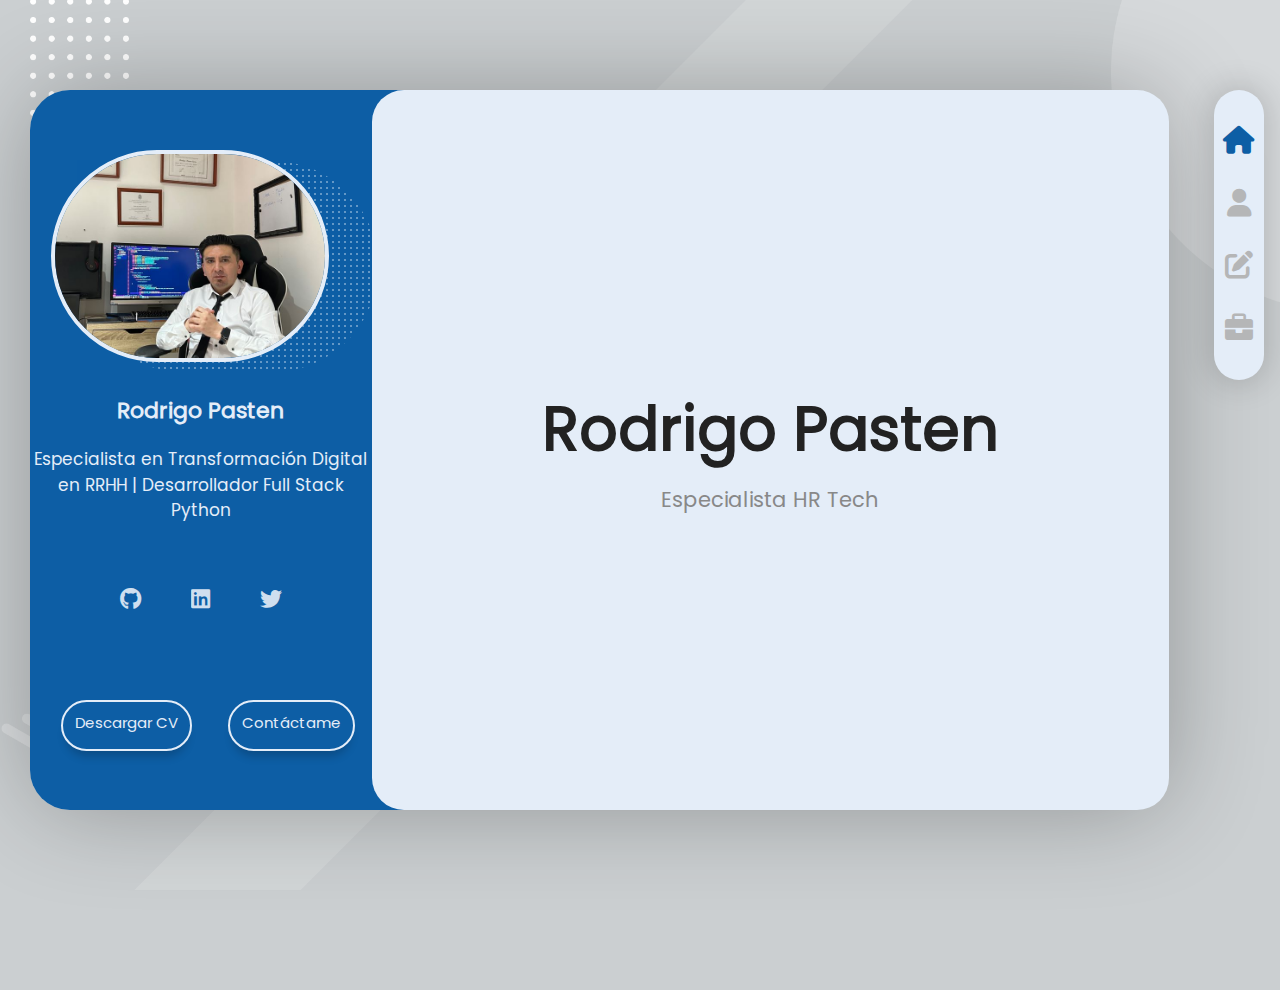
<file: index.html>
<!DOCTYPE html>
<html lang="es">

<head>
    <meta charset="UTF-8">
    <meta name="viewport" content="width=device-width, initial-scale=1, maximum-scale=1">
    <link rel="stylesheet" href="assets\fonts\fontawesome-free-6.1.2-web\css\all.min.css">
    <link rel="stylesheet" href="assets/fonts/poppins/poppins.css">
    <link rel="stylesheet" href="assets\css\reset.css">
    <link rel="stylesheet" href="assets\css\scroll.css">
    <link rel="stylesheet" href="assets\css\style.css">
    <link rel="stylesheet" href="assets\css\responsive.css">

    <script src="assets/js/menu.js" defer></script>
    <link rel="icon" type="image/jpg" href="assets\img\logo rp.png" />
    <title>Rodrigo Pasten </title>
</head>

<body>
    <!--Layout  principal-->

    <div class="layout">
        <!-- Barra lateral (info usuario)-->
        <aside class="layout__aside">

            <section class="aside__user-info">

                <!--Informacion general usuario-->
                <div class="user-info__general">
                    <div class="user-info__container-image">
                        <img src="assets\img\User_RP.jpg" class="user-info__image" alt="Foto-perfil">
                    </div>

                    <h2 class="user-info__name">Rodrigo Pasten</h2>
                    <h4 class="user-info__job">Especialista en Transformación Digital en RRHH | Desarrollador Full Stack
                        Python</h4>
                </div>

                <!--Menú de navegación-->
                <nav class="layout__menu">
                    <ul class="menu__list">

                        <li class="menu__option">
                            <a href="index.html" class="menu__link menu__link--active">
                                <i class="menu__icon fa-solid fa-house"></i>
                                <span class="menu__overlay">Inicio</span>
                            </a>
                        </li>

                        <li class="menu__option">
                            <a href="sobre-mi.html" class="menu__link">
                                <i class="menu__icon fa-solid fa-user"></i>
                                <span class="menu__overlay">Acerca de mí</span>
                            </a>
                        </li>

                        <li class="menu__option">
                            <a href="curriculum.html" class="menu__link">
                                <i class="menu__icon fa-solid fa-pen-to-square"></i>
                                <span class="menu__overlay">Curriculum</span>
                            </a>
                        </li>

                        <li class="menu__option">
                            <a href="portafolio.html" class="menu__link">
                                <i class="menu__icon fa-solid fa-briefcase"></i>
                                <span class="menu__overlay">Portafolio</span>
                            </a>
                        </li>



                    </ul>
                </nav>

                <!--Links a redes sociales-->
                <div class="user-info__links">
                    <ul class="links__social">
                        <li class="social__option">
                            <a href="https://github.com/RodrigoPasten" class="social__link" target = "_blank">
                                <i class="social__icon fa-brands fa-github icon"></i>
                            </a>
                        </li>
                        <li class="social__option">
                            <a href="https://www.linkedin.com/in/rodrigopastenc/" target="_blank" class="social__link">
                                <i class="social__icon fa-brands fa-linkedin icon"></i>
                            </a>
                        </li>
                        <li class="social__option">
                            <a href="#" class="social__link">
                                <i class="social__icon fa-brands fa-twitter icon"></i>
                            </a>
                        </li>

                    </ul>

                </div>

                <!--Botónes-->
                <div class="botton_container">
                    <div class="user-info__button">
                        <a href="assets\document\CV interactivo Rodrigo Pasten.pdf" class="user-info__btn"
                            download>Descargar
                            CV</a>

                    </div>

                    <div class="user-info__button">
                        <a href="mailto:rodrigo.pasten.c@gmail.com" class="user-info__btn">Contáctame</a>

                    </div>
                </div>


            </section>

        </aside>

        <!--Menu responsive-->
        <div class="layout__menu-toggle">
            <i class="menu-toggle__icon fa-solid fa-bars"></i>
            <i class="menu-toggle__icon fa-solid fa-xmark"></i>
        </div>

        <!-- Contenido principal-->

        <main class="layout__content">
            <section class="content__page">
                <h1 class="page__name">Rodrigo Pasten</h1>
                <h2 class="page__job">Especialista HR Tech</h2>
            </section>

        </main>

    </div>



</body>

</html>
</file>
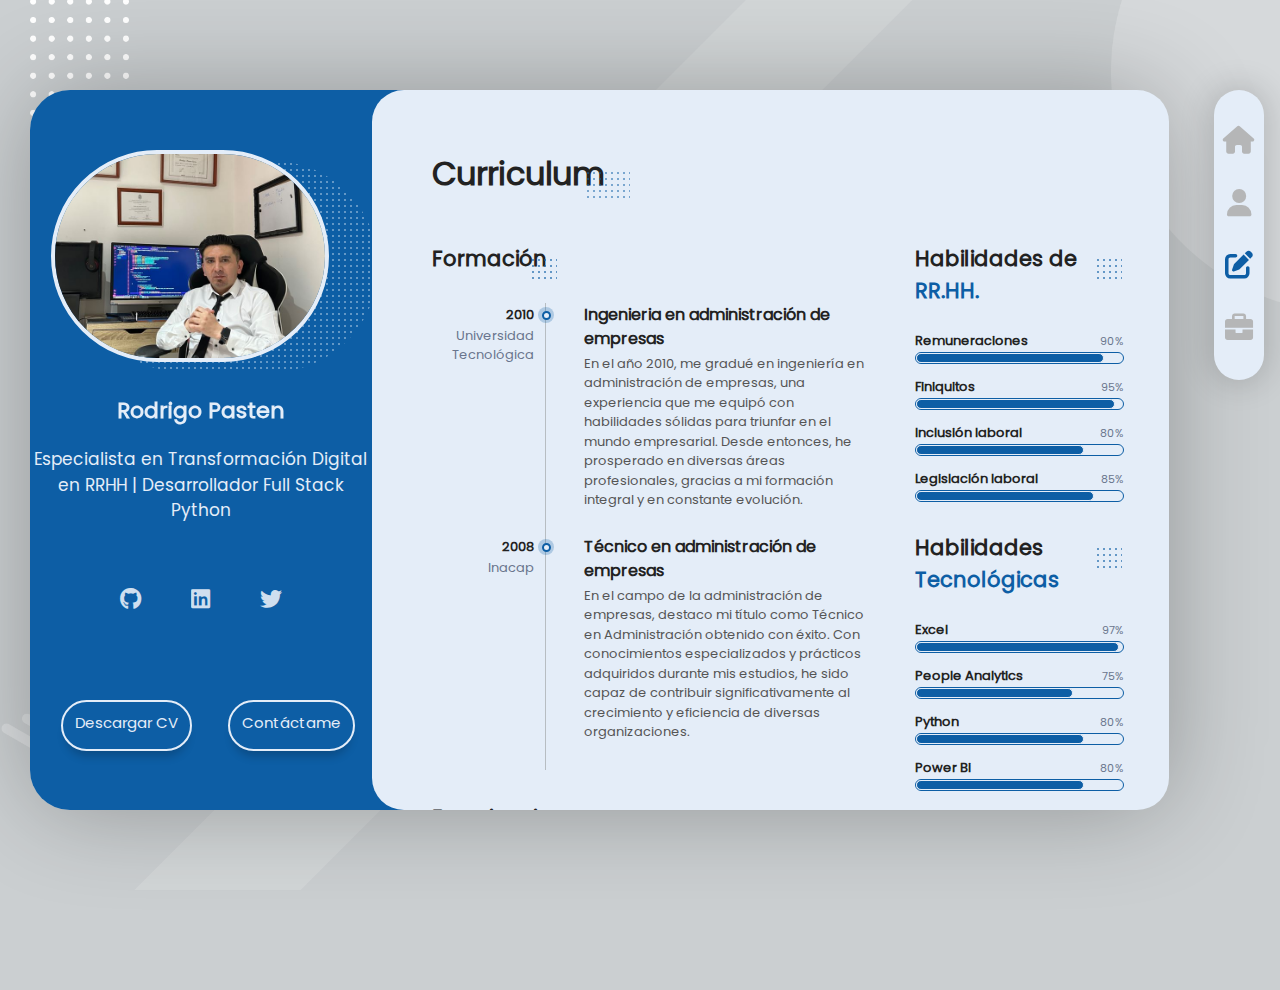
<file: curriculum.html>
<!DOCTYPE html>
<html lang="es">

<head>
    <meta charset="UTF-8">
    <meta name="viewport" content="width=device-width, initial-scale=1, maximum-scale=1">
    <link rel="stylesheet" href="assets\fonts\fontawesome-free-6.1.2-web\css\all.min.css">
    <link rel="stylesheet" href="assets\fonts\poppins\poppins.css">
    <link rel="stylesheet" href="assets\css\reset.css">
    <link rel="stylesheet" href="assets\css\scroll.css">
    <link rel="stylesheet" href="assets\css\style.css">
    <link rel="stylesheet" href="assets\css\responsive.css">

    <script src="assets/js/menu.js" defer></script>

    <link rel="icon" type="image/jpg" href="assets\img\logo rp.png" />
    <title>CV - Rodrigo Pasten </title>
</head>

<body>
    <!--Layout  principal-->

    <div class="layout">
        <!-- Barra lateral (info usuario)-->
        <aside class="layout__aside">

            <section class="aside__user-info">



                <!--Informacion general usuario-->
                <div class="user-info__general">
                    <div class="user-info__container-image">
                        <img src="assets\img\User_RP.jpg"  class="user-info__image" alt="Foto-perfil">
                    </div>

                    <h2 class="user-info__name">Rodrigo Pasten</h2>
                    <h4 class="user-info__job">Especialista en Transformación Digital en RRHH | Desarrollador Full Stack
                        Python</h4>
                </div>

                <!--Menú de navegación-->
                <nav class="layout__menu">
                    <ul class="menu__list">

                        <li class="menu__option">
                            <a href="index.html" class="menu__link">
                                <i class="menu__icon fa-solid fa-house"></i>
                                <span class="menu__overlay">Inicio</span>
                            </a>
                        </li>

                        <li class="menu__option">
                            <a href="sobre-mi.html" class="menu__link">
                                <i class="menu__icon fa-solid fa-user"></i>
                                <span class="menu__overlay">Acerca de mí</span>
                            </a>
                        </li>

                        <li class="menu__option">
                            <a href="curriculum.html" class="menu__link menu__link--active">
                                <i class="menu__icon fa-solid fa-pen-to-square"></i>
                                <span class="menu__overlay">Curriculum</span>
                            </a>
                        </li>

                        <li class="menu__option">
                            <a href="portafolio.html" class="menu__link">
                                <i class="menu__icon fa-solid fa-briefcase"></i>
                                <span class="menu__overlay">Portafolio</span>
                            </a>
                        </li>


                    </ul>
                </nav>

                <!--Links a redes sociales-->
                <div class="user-info__links">
                    <ul class="links__social">
                        <li class="social__option">
                            <a href="https://github.com/RodrigoPasten" class="social__link">
                                <i class="social__icon fa-brands fa-github icon"></i>
                            </a>
                        </li>
                        <li class="social__option">
                            <a href="https://www.linkedin.com/in/rodrigopastenc/" class="social__link">
                                <i class="social__icon fa-brands fa-linkedin icon"></i>
                            </a>
                        </li>
                        <li class="social__option">
                            <a href="#" class="social__link">
                                <i class="social__icon fa-brands fa-twitter icon"></i>
                            </a>
                        </li>

                    </ul>

                </div>

                <!--Botónes-->
                <div class="botton_container">
                    <div class="user-info__button">
                        <a href="assets\document\CV interactivo Rodrigo Pasten.pdf" class="user-info__btn"
                            download>Descargar
                            CV</a>

                    </div>

                    <div class="user-info__button">
                        <a href="mailto:rodrigo.pasten.c@gmail.com" class="user-info__btn">Contáctame</a>

                    </div>
                </div>


            </section>

        </aside>
        <div class="layout__menu-toggle">
            <i class="menu-toggle__icon fa-solid fa-bars"></i>
            <i class="menu-toggle__icon fa-solid fa-xmark"></i>
        </div>
        <!-- Contenido principal-->

        <main class="layout__content">
            <section class="content__page content__resume">

                <header class="resume__header">
                    <h1 class="resume__title">Curriculum</h1>

                </header>

                <div class="resume__container">

                    <!-- Contenido Izquierdo-->

                    <section class="resume__left">
                        <header class="resume__subheader">
                            <h2 class="resume__subtitle">Formación</h2>
                        </header>

                        <div class="resume__timelines">
                            <article class="timelines__timeline">
                                <header class="timelines__header">
                                    <h4 class="timelines__year">2010</h4>
                                    <span class="timelines__company">Universidad Tecnológica</span>
                                </header>

                                <div class="timelines__divider">


                                </div>
                                <div class="timelines__description">
                                    <h3 class="timelines__title">Ingenieria en administración de empresas</h3>
                                    <p class="timelines__text">En el año 2010, me gradué en ingeniería en administración
                                        de empresas, una experiencia que me equipó con habilidades sólidas para triunfar
                                        en el mundo empresarial. Desde entonces, he prosperado en diversas áreas
                                        profesionales, gracias a mi formación integral y en constante evolución.</p>
                                </div>
                            </article>

                            <article class="timelines__timeline">
                                <header class="timelines__header">
                                    <h4 class="timelines__year">2008</h4>
                                    <span class="timelines__company">Inacap</span>
                                </header>

                                <div class="timelines__divider">


                                </div>
                                <div class="timelines__description">
                                    <h3 class="timelines__title">Técnico en administración de empresas</h3>
                                    <p class="timelines__text">En el campo de la administración de empresas, destaco mi
                                        título como Técnico en Administración obtenido con éxito. Con conocimientos
                                        especializados y prácticos adquiridos durante mis estudios, he sido capaz de
                                        contribuir significativamente al crecimiento y eficiencia de diversas
                                        organizaciones. </p>
                                </div>
                            </article>
                        </div>

                        <header class="resume__subheader">
                            <h2 class="resume__subtitle">Experiencia</h2>
                        </header>
                        <div class="resume__timelines">
                            <article class="timelines__timeline">
                                <header class="timelines__header">
                                    <h4 class="timelines__year">2021-2022</h4>
                                    <span class="timelines__company">Empresa prestadora de servicios a la minería</span>
                                </header>

                                <div class="timelines__divider">


                                </div>
                                <div class="timelines__description">
                                    <h3 class="timelines__title">Jefe RR.HH.</h3>
                                    <p class="timelines__text">Innovador Jefe de RR.HH. especializado en auditorías
                                        laborales, remuneraciones y reclutamiento. Utilizo tecnología avanzada para
                                        optimizar procesos y mejorar la experiencia de los colaboradores. Enfoque humano
                                        y resultados excepcionales.</p>
                                </div>
                            </article>

                            <article class="timelines__timeline">
                                <header class="timelines__header">
                                    <h4 class="timelines__year">2018-2021</h4>
                                    <span class="timelines__company">SGS</span>
                                </header>

                                <div class="timelines__divider">


                                </div>
                                <div class="timelines__description">
                                    <h3 class="timelines__title">Encargado RR.HH.</h3>
                                    <p class="timelines__text">Como Encargado de RRHH en Calama, lideré estratégicamente
                                        la gestión del talento humano para la gran minería. Brindé atención
                                        personalizada y resolutiva a los trabajadores, asegurando un ambiente de
                                        confianza y colaboración. Apoyé activamente auditorías laborales, cálculos
                                        precisos de remuneraciones y gestioné el proceso de desvinculación de manera
                                        empática y profesional. Garanticé el cumplimiento normativo en cada proceso,
                                        fortaleciendo la eficiencia operativa y el bienestar del equipo. Con enfoque
                                        estratégico, contribuí al crecimiento sostenible de la empresa y al desarrollo
                                        profesional de nuestros colaboradores.</p>
                                </div>
                            </article>

                            <article class="timelines__timeline">
                                <header class="timelines__header">
                                    <h4 class="timelines__year">2016-2017</h4>
                                    <span class="timelines__company">Nexxo</span>
                                </header>

                                <div class="timelines__divider">


                                </div>
                                <div class="timelines__description">
                                    <h3 class="timelines__title">Encargado RR.HH.</h3>
                                    <p class="timelines__text">Encargado de RRHH en Calama con enfoque en terreno para
                                        la gran minería. Trato cercano y directo con trabajadores, comprendiendo sus
                                        necesidades en el campo laboral. Apoyo en auditorías laborales y gestión óptima
                                        de recursos humanos en ambientes operativos complejos. Gestioné desvinculaciones
                                        con sensibilidad y empatía. Contribuí al fortalecimiento de la cultura
                                        organizacional y al bienestar de los colaboradores en un ambiente seguro y
                                        motivador.</p>
                                </div>
                            </article>
                            <article class="timelines__timeline">
                                <header class="timelines__header">
                                    <h4 class="timelines__year">2012-2015</h4>
                                    <span class="timelines__company">Aramark</span>
                                </header>

                                <div class="timelines__divider">


                                </div>
                                <div class="timelines__description">
                                    <h3 class="timelines__title">Jefe RR.HH.</h3>
                                    <p class="timelines__text">Con enfoque en liderazgo estratégico y desarrollo del
                                        talento humano. Especialista en reclutamiento innovador y programas de
                                        capacitación. Habilidad para resolver situaciones laborales complejas con
                                        empatía. Promotor de un ambiente inclusivo y colaborativo, mejorando retención y
                                        productividad. Experto en comunicación y negociación para alcanzar objetivos
                                        estratégicos.</p>
                                </div>
                            </article>



                        </div>
                    </section>

                    <!-- Contenido Derecho-->
                    <section class="resume__right">
                        <header class="resume__subheader">
                            <h2 class="resume__subtitle">Habilidades de <span class="subtitle__color">RR.HH.</span></h2>
                        </header>

                        <div class="resume__skills">

                            <article class="skills__title">
                                <h4 class="skills__text">Remuneraciones</h4>
                                <span class="skills__number">90%</span>

                            </article>

                            <div class="skills__progressbar">

                                <div class="skills__percentage skill__percentage--p1">

                                </div>
                            </div>

                            <article class="skills__title">
                                <h4 class="skills__text">Finiquitos</h4>
                                <span class="skills__number">95%</span>

                            </article>

                            <div class="skills__progressbar">

                                <div class="skills__percentage skill__percentage--p2">

                                </div>
                            </div>

                            <article class="skills__title">
                                <h4 class="skills__text">Inclusión laboral</h4>
                                <span class="skills__number">80%</span>

                            </article>

                            <div class="skills__progressbar">

                                <div class="skills__percentage skill__percentage--p3">

                                </div>
                            </div>

                            <article class="skills__title">
                                <h4 class="skills__text">Legislación laboral</h4>
                                <span class="skills__number">85%</span>

                            </article>

                            <div class="skills__progressbar">

                                <div class="skills__percentage skill__percentage--p4">

                                </div>
                            </div>

                        </div>



                        <header class="resume__subheader">
                            <h2 class="resume__subtitle">Habilidades <span class="subtitle__color">Tecnológicas</span>
                            </h2>
                        </header>

                        <div class="resume__skills">

                            <article class="skills__title">
                                <h4 class="skills__text">Excel</h4>
                                <span class="skills__number">97%</span>

                            </article>

                            <div class="skills__progressbar">

                                <div class="skills__percentage skill__percentage--p5">

                                </div>
                            </div>

                            <article class="skills__title">
                                <h4 class="skills__text">People Analytics</h4>
                                <span class="skills__number">75%</span>

                            </article>

                            <div class="skills__progressbar">

                                <div class="skills__percentage skill__percentage--p6">

                                </div>
                            </div>

                            <article class="skills__title">
                                <h4 class="skills__text">Python</h4>
                                <span class="skills__number">80%</span>

                            </article>

                            <div class="skills__progressbar">

                                <div class="skills__percentage skill__percentage--p7">

                                </div>
                            </div>

                            <article class="skills__title">
                                <h4 class="skills__text">Power Bi</h4>
                                <span class="skills__number">80%</span>

                            </article>

                            <div class="skills__progressbar">

                                <div class="skills__percentage skill__percentage--p8">

                                </div>
                            </div>

                        </div>

                        <header class="resume__subheader">
                            <h2 class="resume__subtitle">Areas de Conocimientos</h2>
                        </header>

                        <div class="resume__knowledges">

                            <ul class="knowledges__list">
                                <li class="knowledges__option">Reclutamiento y selección</li>
                                <li class="knowledges__option">Programación</li>
                                <li class="knowledges__option">Desarrollo web</li>
                                <li class="knowledges__option">Base de datos</li>
                                <li class="knowledges__option">Ciencia de datos</li>
                                <li class="knowledges__option">People Analytics</li>
                                <li class="knowledges__option">Power Bi</li>
                                <li class="knowledges__option">Excel</li>
                                <li class="knowledges__option">Inglés</li>
                                <li class="knowledges__option">Streamlit</li>
                                <li class="knowledges__option">ISO 30414</li>
                                <li class="knowledges__option">Liderazgo</li>
                                <li class="knowledges__option">Inclusión</li>
                                <li class="knowledges__option">Negociación colectiva</li>
                                <li class="knowledges__option">Auditoria</li>
                                <li class="knowledges__option">Django</li>
                                <li class="knowledges__option">Employee Experience</li>
                                <li class="knowledges__option">Legilación Laboral</li>
                                <li class="knowledges__option">Comparendos</li>
                                <li class="knowledges__option">IA</li>
                                <li class="knowledges__option">LLMs</li>
                                <li class="knowledges__option">Langchain</li>





                            </ul>
                        </div>
                    </section>

                </div>

                <div class="resume__certificates">
                    <header class="resume__subheader">
                        <h2 class="resume__subtitle">Certificados</h2>
                    </header>

                    <section class="certificates__container">

                        <article class="certificates__certificate">
                            <div class="certificate__logo">
                                <img src="assets/img/certificado-1.png" class="certificate__images">
                            </div>

                            <div class="certificate__content">
                                <h4 class="certificate__title">Diplomado Derecho colectivo del trabajo</h4>
                                <span class="certificate__id">Boletin del Trabajo</span>
                                <span class="certificate__date">250 horas</span>
                            </div>

                        </article>

                        <article class="certificates__certificate">
                            <div class="certificate__logo">
                                <img src="assets/img/certificado-1.png" class="certificate__images">
                            </div>

                            <div class="certificate__content">
                                <h4 class="certificate__title">Diplomado normativa laboral Vigente</h4>
                                <span class="certificate__id">Boletin del trabajo</span>
                                <span class="certificate__date">250 horas</span>
                            </div>
                        </article>

                        <article class="certificates__certificate">
                            <div class="certificate__logo">
                                <img src="assets\img\certificado3.png" class="certificate__images">
                            </div>

                            <div class="certificate__content">
                                <h4 class="certificate__title">Desarrollo de aplicaciones full stack python (bootcamp)
                                </h4>
                                <span class="certificate__id">Talento Digital</span>
                                <span class="certificate__date">462 horas</span>
                            </div>


                        </article>

                        <article class="certificates__certificate">
                            <div class="certificate__logo">
                                <img src="assets/img/coder.png" class="certificate__images">
                            </div>

                            <div class="certificate__content">
                                <h4 class="certificate__title">Data Science</h4>
                                <span class="certificate__id">Coderhouse</span>
                                <span class="certificate__date">106 horas</span>
                            </div>




                        </article>
                        <article class="certificates__certificate">
                            <div class="certificate__logo">
                                <img src="assets/img/certificado-2.png" class="certificate__images">
                            </div>

                            <div class="certificate__content">
                                <h4 class="certificate__title">Gestor Inclusión Laboral</h4>
                                <span class="certificate__id">Avanxa</span>
                                <span class="certificate__date">45 horas</span>
                            </div>






                        </article>
                </div>
                <header class="insignia__subheader">
                    <h2 class="insignia__subtitle">Insignias digitales</h2>
                </header>

                <article class="insignia__container">

                    <div class="insignia__logo">
                        <img src="assets/img/credly_logo_icon.png" class="certificate__images">
                    </div>

                    <div class="insignia__content">
                        <a href="https://www.credly.com/users/rodrigo-pasten.5c01f72d">
                            <h4 class="insignia__title">Click para ver</h4>
                        </a>
                        <span class="insignia__id">Credly</span>
                        <span class="insignia__date"></span>
                    </div>




                </article>



            </section>


            </section>

        </main>

    </div>



</body>

</html>
</file>
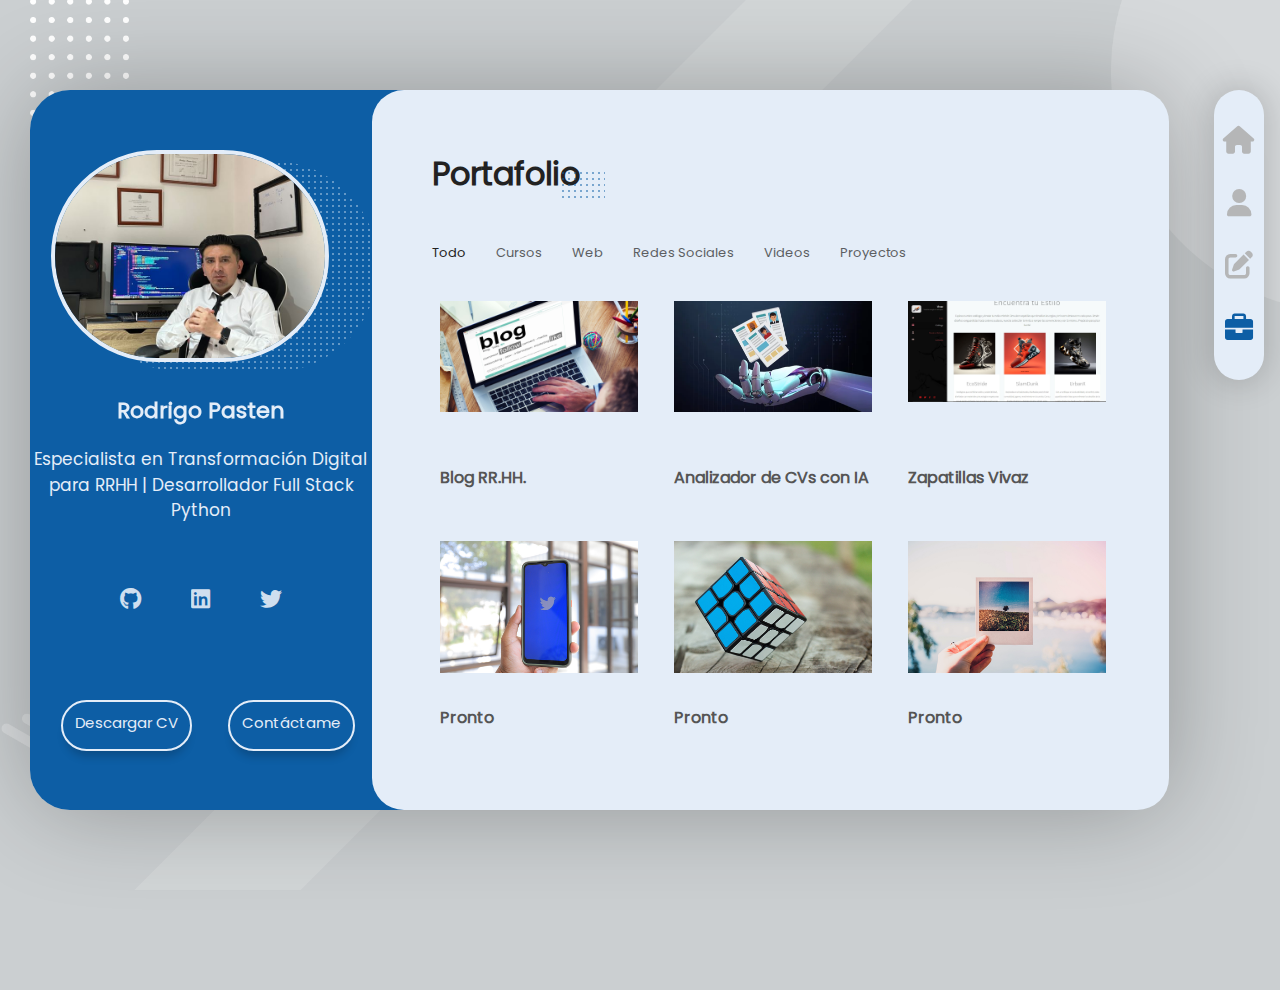
<file: portafolio.html>
<!DOCTYPE html>
<html lang="es">

<head>
    <meta charset="UTF-8">
    <meta name="viewport" content="width=device-width, initial-scale=1, maximum-scale=1">
    <link rel="stylesheet" href="assets\fonts\fontawesome-free-6.1.2-web\css\all.min.css">
    <link rel="stylesheet" href="assets\fonts\poppins\poppins.css">
    <link rel="stylesheet" href="assets\css\reset.css">
    <link rel="stylesheet" href="assets\css\scroll.css">
    <link rel="stylesheet" href="assets\css\style.css">
    <link rel="stylesheet" href="assets\css\responsive.css">

    <script src="assets/js/menu.js" defer></script>

    <link rel="icon" type="image/jpg" href="assets\img\logo rp.png" />
    <title>Portafolio - Rodrigo Pasten </title>
</head>

<body>
    <!--Layout  principal-->

    <div class="layout">
        <!-- Barra lateral (info usuario)-->
        <aside class="layout__aside">

            <section class="aside__user-info">



                <!--Informacion general usuario-->
                <div class="user-info__general">
                    <div class="user-info__container-image">
                        <img src="assets\img\User_RP.jpg"  class="user-info__image" alt="Foto-perfil">
                    </div>

                    <h2 class="user-info__name">Rodrigo Pasten</h2>
                    <h4 class="user-info__job">Especialista en Transformación Digital para RRHH | Desarrollador Full Stack
                        Python</h4>
                </div>

                <!--Menú de navegación-->
                <nav class="layout__menu">
                    <ul class="menu__list">

                        <li class="menu__option">
                            <a href="index.html" class="menu__link">
                                <i class="menu__icon fa-solid fa-house"></i>
                                <span class="menu__overlay">Inicio</span>
                            </a>
                        </li>

                        <li class="menu__option">
                            <a href="sobre-mi.html" class="menu__link">
                                <i class="menu__icon fa-solid fa-user"></i>
                                <span class="menu__overlay">Acerca de mí</span>
                            </a>
                        </li>

                        <li class="menu__option">
                            <a href="curriculum.html" class="menu__link">
                                <i class="menu__icon fa-solid fa-pen-to-square"></i>
                                <span class="menu__overlay">Curriculum</span>
                            </a>
                        </li>

                        <li class="menu__option">
                            <a href="portafolio.html" class="menu__link menu__link--active">
                                <i class="menu__icon fa-solid fa-briefcase"></i>
                                <span class="menu__overlay">Portafolio</span>
                            </a>
                        </li>


                    </ul>
                </nav>

                <!--Links a redes sociales-->
                <div class="user-info__links">
                    <ul class="links__social">
                        <li class="social__option">
                            <a href="https://github.com/RodrigoPasten" class="social__link">
                                <i class="social__icon fa-brands fa-github icon"></i>
                            </a>
                        </li>
                        <li class="social__option">
                            <a href="https://www.linkedin.com/in/rodrigopastenc/" class="social__link">
                                <i class="social__icon fa-brands fa-linkedin icon"></i>
                            </a>
                        </li>
                        <li class="social__option">
                            <a href="#" class="social__link">
                                <i class="social__icon fa-brands fa-twitter icon"></i>
                            </a>
                        </li>

                    </ul>

                </div>

                <!--Botónes-->
                <div class="botton_container">
                    <div class="user-info__button">
                        <a href="assets\document\CV interactivo Rodrigo Pasten.pdf" class="user-info__btn"
                            download>Descargar
                            CV</a>

                    </div>

                    <div class="user-info__button">
                        <a href="mailto:rodrigo.pasten.c@gmail.com" class="user-info__btn">Contáctame</a>

                    </div>
                </div>


            </section>

        </aside>
        <!--Menu responsive-->
        <div class="layout__menu-toggle">
            <i class="menu-toggle__icon fa-solid fa-bars"></i>
            <i class="menu-toggle__icon fa-solid fa-xmark"></i>
        </div>

        <!-- Contenido principal-->

        <main class="layout__content">
            <section class="content__page content__portfolio">

                <header class="portfolio__header">
                    <h1 class="portfolio__title">Portafolio</h1>

                </header>
                <nav class="portfolio__navbar">
                    <ul class="portfolio__menu">
                        <li class="portfolio__option portfolio__option--active">
                            <a href="#" class="portfolio__link">Todo</a>
                        </li>
                        <li class="portfolio__option">
                            <a href="#" class="portfolio__link">Cursos</a>
                        </li>
                        <li class="portfolio__option ">
                            <a href="#" class="portfolio__link">Web</a>
                        </li>
                        <li class="portfolio__option">
                            <a href="#" class="portfolio__link">Redes Sociales</a>
                        </li>
                        <li class="portfolio__option">
                            <a href="#" class="portfolio__link">Videos</a>
                        </li>
                        <li class="portfolio__option portfolio">
                            <a href="#" class="portfolio__link">Proyectos</a>
                        </li>

                    </ul>
                </nav>

                <section class="portfolio__gallery">
                    <figure class="gallery__item">
                        <div class="gallery__container-image">
                            <a href="https://nigomaster.pythonanywhere.com/" class="gallery__link">
                                <img src="assets/img/galeria-1.jpg" class="gallery__image" alt="">
                            </a>
                        </div>

                        <figcaption class="gallery__title">Blog RR.HH.</figcaption>
                        <i class="gallery__icon fa-solid fa-blog"></i><span class="gallery__category">RR.HH.</span>

                    </figure>

                    <figure class="gallery__item">
                        <div class="gallery__container-image">
                            <a href="https://huggingface.co/spaces/Nigomaster/Analizador_CVs" class="gallery__link">
                                <img src="assets\img\analizador cv.jpg" class="gallery__image" alt="">
                            </a>
                        </div>

                        <figcaption class="gallery__title">Analizador de CVs con IA</figcaption>
                        <i class="gallery__icon fa-solid fa-code"></i><span class="gallery__category">IA</span>

                    </figure>

                    <figure class="gallery__item">
                        <div class="gallery__container-image">
                            <a href="https://rodrigopasten.github.io/Vivaz/" class="gallery__link">
                                <img src="assets/img/galeria-3.jpg" class="gallery__image" alt="">
                            </a>
                        </div>

                        <figcaption class="gallery__title">Zapatillas Vivaz</figcaption>
                        <i class="gallery__icon fa-solid fa-running"></i><span class="gallery__category">Landing</span>

                    </figure>

                    <figure class="gallery__item">
                        <div class="gallery__container-image">
                            <a href="#" class="gallery__link">
                                <img src="assets/img/galeria-4.jpg" class="gallery__image" alt="">
                            </a>
                        </div>

                        <figcaption class="gallery__title">Pronto</figcaption>
                        <i class="gallery__icon fa-solid fa-code-compare"></i><span class="gallery__category">Web</span>

                    </figure>

                    <figure class="gallery__item">
                        <div class="gallery__container-image">
                            <a href="#" class="gallery__link">
                                <img src="assets/img/galeria-5.jpg" class="gallery__image" alt="">
                            </a>
                        </div>

                        <figcaption class="gallery__title">Pronto</figcaption>
                        <i class="gallery__icon fa-solid fa-brain"></i><span class="gallery__category">Curso</span>

                    </figure>

                    <figure class="gallery__item">
                        <div class="gallery__container-image">
                            <a href="#" class="gallery__link">
                                <img src="assets/img/galeria-6.jpg" class="gallery__image" alt="">
                            </a>
                        </div>

                        <figcaption class="gallery__title">Pronto</figcaption>
                        <i class="gallery__icon fa-solid fa-images"></i><span class="gallery__category">Proyecto</span>

                    </figure>

                </section>



            </section>

        </main>

    </div>



</body>

</html>
</file>
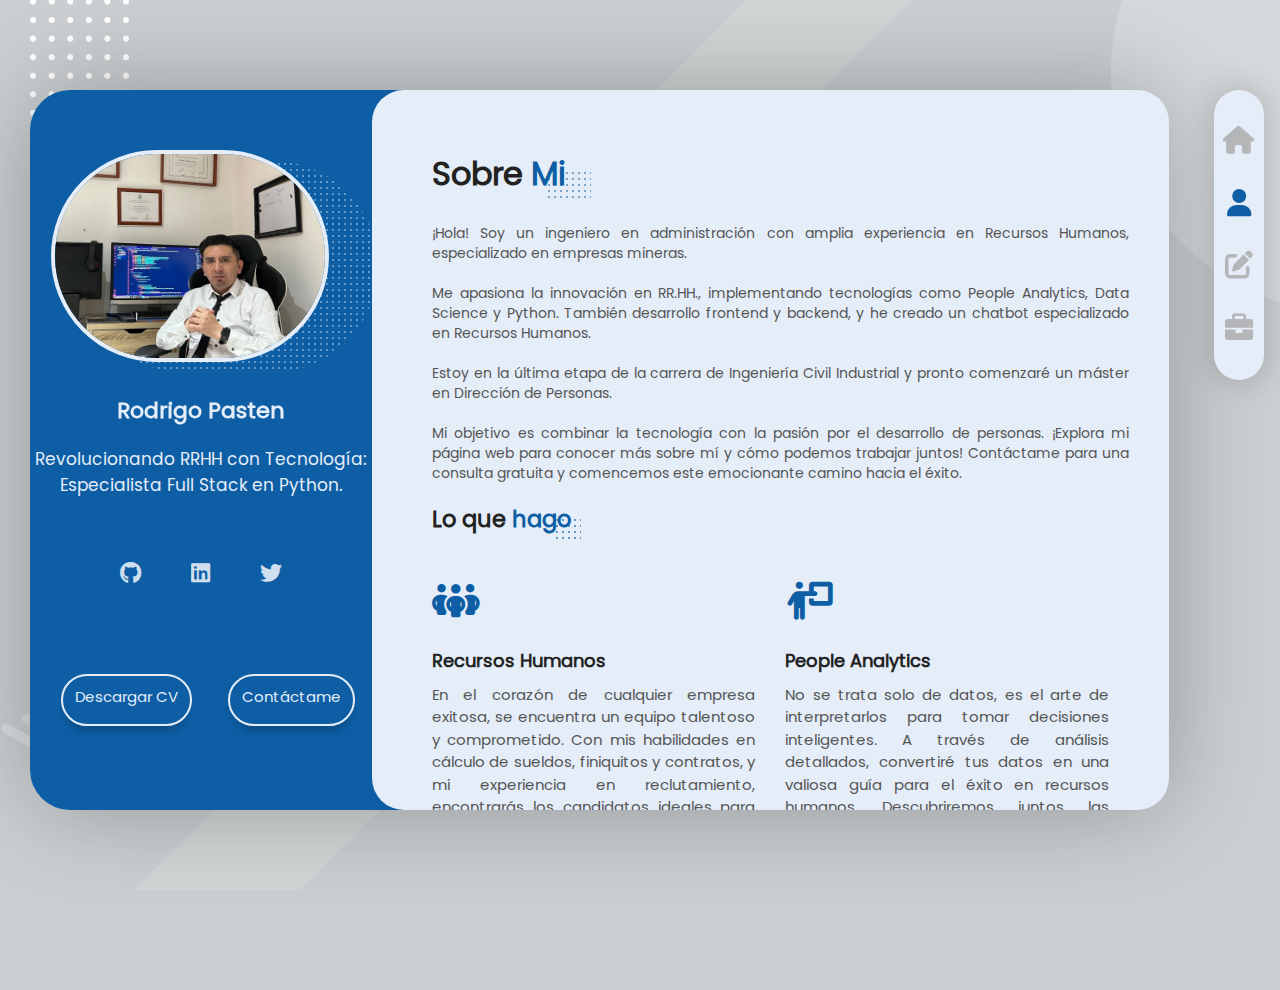
<file: sobre-mi.html>
<!DOCTYPE html>
<html lang="es">

<head>
    <meta charset="UTF-8">
    <meta name="viewport" content="width=device-width, initial-scale=1, maximum-scale=1">
    <link rel="stylesheet" href="assets\fonts\fontawesome-free-6.1.2-web\css\all.min.css">
    <link rel="stylesheet" href="assets\fonts\poppins\poppins.css">
    <link rel="stylesheet" href="assets\css\reset.css">
    <link rel="stylesheet" href="assets\css\scroll.css">
    <link rel="stylesheet" href="assets\css\style.css">
    <link rel="stylesheet" href="assets\css\responsive.css">

    <script src="assets/js/menu.js" defer></script>

    <link rel="icon" type="image/jpg" href="assets\img\logo rp.png" />
    <title>Sobre Mi - Rodrigo Pasten </title>
</head>

<body>
    <!--Layout  principal-->

    <div class="layout">
        <!-- Barra lateral (info usuario)-->
        <aside class="layout__aside">

            <section class="aside__user-info">

                <!--Menu responsive-->


                <!--Informacion general usuario-->
                <div class="user-info__general">
                    <div class="user-info__container-image">
                        <img src="assets\img\User_RP.jpg"  class="user-info__image" alt="Foto-perfil">
                    </div>

                    <h2 class="user-info__name">Rodrigo Pasten</h2>
                    <h4 class="user-info__job">Revolucionando RRHH con Tecnología: Especialista Full Stack en Python.
                    </h4>
                </div>

                <!--Menú de navegación-->
                <nav class="layout__menu">
                    <ul class="menu__list">

                        <li class="menu__option">
                            <a href="index.html" class="menu__link">
                                <i class="menu__icon fa-solid fa-house"></i>
                                <span class="menu__overlay">Inicio</span>
                            </a>
                        </li>

                        <li class="menu__option">
                            <a href="sobre-mi.html" class="menu__link menu__link--active">
                                <i class="menu__icon fa-solid fa-user"></i>
                                <span class="menu__overlay">Acerca de mí</span>
                            </a>
                        </li>

                        <li class="menu__option">
                            <a href="curriculum.html" class="menu__link">
                                <i class="menu__icon fa-solid fa-pen-to-square"></i>
                                <span class="menu__overlay">Curriculum</span>
                            </a>
                        </li>

                        <li class="menu__option">
                            <a href="portafolio.html" class="menu__link">
                                <i class="menu__icon fa-solid fa-briefcase"></i>
                                <span class="menu__overlay">Portafolio</span>
                            </a>
                        </li>



                    </ul>
                </nav>

                <!--Links a redes sociales-->
                <div class="user-info__links">
                    <ul class="links__social">
                        <li class="social__option">
                            <a href="https://github.com/RodrigoPasten" class="social__link">
                                <i class="social__icon fa-brands fa-github icon"></i>
                            </a>
                        </li>
                        <li class="social__option">
                            <a href="https://www.linkedin.com/in/rodrigopastenc/" class="social__link">
                                <i class="social__icon fa-brands fa-linkedin icon"></i>
                            </a>
                        </li>
                        <li class="social__option">
                            <a href="#" class="social__link">
                                <i class="social__icon fa-brands fa-twitter icon"></i>
                            </a>
                        </li>

                    </ul>

                </div>

                <!--Botónes-->
                <div class="botton_container">
                    <div class="user-info__button">
                        <a href="assets\document\CV interactivo Rodrigo Pasten.pdf" class="user-info__btn"
                            download>Descargar
                            CV</a>

                    </div>

                    <div class="user-info__button">
                        <a href="mailto:rodrigo.pasten.c@gmail.com" class="user-info__btn">Contáctame</a>

                    </div>
                </div>

            </section>

        </aside>
        <div class="layout__menu-toggle">
            <i class="menu-toggle__icon fa-solid fa-bars"></i>
            <i class="menu-toggle__icon fa-solid fa-xmark"></i>
        </div>

        <!-- Contenido principal-->

        <main class="layout__content">
            <section class="content__page content__about">

                <header class="about__header">
                    <h1 class="about__title">Sobre <span class="title__color">Mi</span></h1>

                </header>

                <section class="about__personal-info">
                    <article class="personal-info__bio">
                        <p class="personal-info__description">
                            ¡Hola! Soy un ingeniero en administración con amplia experiencia en Recursos Humanos,
                            especializado en empresas mineras.
                            <br>
                            <br>
                            Me apasiona la innovación en RR.HH., implementando tecnologías como People Analytics, Data
                            Science y Python. También desarrollo frontend y backend, y he creado un chatbot
                            especializado en Recursos Humanos.
                            <br>
                            <br>
                            Estoy en la última etapa de la carrera de Ingeniería Civil Industrial y pronto comenzaré un
                            máster en Dirección de Personas.
                            <br>
                            <br>
                            Mi objetivo es combinar la tecnología con la pasión por el desarrollo de personas. ¡Explora
                            mi página web para conocer más sobre mí y cómo podemos trabajar juntos! Contáctame para una
                            consulta gratuita y comencemos este emocionante camino hacia el éxito.
                            <br>
                        </p>

                    </article>


                </section>

                <section class="about__services">
                    <header class="services__header">
                        <h2 class="services__title">Lo que <span class="title__color">hago</span></h2>
                    </header>
                    <div class="services__container">

                        <article class="services__service">
                            <div class="service__icon">
                                <i class="service__realicon fa-solid fa-people-group"></i>
                            </div>

                            <div class="service__content">
                                <h3 class="service__title">Recursos Humanos</h3>
                                <p class="service__description">En el corazón de cualquier empresa exitosa, se encuentra
                                    un equipo talentoso y comprometido. Con mis habilidades en cálculo de sueldos,
                                    finiquitos y contratos, y mi experiencia en reclutamiento, encontrarás los
                                    candidatos ideales para tu equipo. ¡La fórmula perfecta para un equipo ganador!</p>
                            </div>
                        </article>


                        <article class="services__service">
                            <div class="service__icon">
                                <i class="service__realicon fa-solid fa-person-chalkboard"></i>
                            </div>

                            <div class="service__content">
                                <h3 class="service__title">People Analytics</h3>
                                <p class="service__description">No se trata solo de datos, es el arte de interpretarlos
                                    para tomar decisiones inteligentes. A través de análisis detallados, convertiré tus
                                    datos en una valiosa guía para el éxito en recursos humanos. Descubriremos juntos
                                    las historias detrás de los números y te sorprenderás con los resultados.</p>
                            </div>
                        </article>


                        <article class="services__service">
                            <div class="service__icon">
                                <i class="service__realicon fa-solid fa-computer"></i>
                            </div>

                            <div class="service__content">
                                <h3 class="service__title">Desarrollo Web</h3>
                                <p class="service__description">Un sitio web bien diseñado es la ventana a tu empresa.
                                    Como desarrollador especializado en recursos humanos, crearé un sitio web cautivador
                                    y fácil de navegar. Tu mensaje se transmitirá de forma única y cautivaremos a tus
                                    visitantes desde el primer clic.</p>
                            </div>
                        </article>


                        <article class="services__service">
                            <div class="service__icon">
                                <i class="service__realicon fa-solid fa-robot"></i>
                            </div>

                            <div class="service__content">
                                <h3 class="service__title">Desarrollo Tecnológico en RRHH</h3>
                                <p class="service__description">¿Estás listo para llevar tus procesos de recursos
                                    humanos al siguiente nivel? Con chatbots amigables, uso de inteligencia artificial,
                                    la potencia de Python y la
                                    versatilidad de Django, se simplifican tus tareas y te sorprenderás con la
                                    eficiencia y el ahorro de tiempo que lograremos juntos.</p>
                            </div>
                        </article>


                    </div>
                </section>






                <section class="about__extra">
                    <header class="extra__header">
                        <h2 class="extra__title">Información <span class="title__color">Extra</span></h2>

                    </header>

                    <div class="extra__container">
                        <article class="extra__info">
                            <i class="extra__icon fa-solid fa-calendar"></i>
                            <h4 class="extra__subtitle">Experiencia</h4>
                            <span class="extra__quantity">+ 10 años</span>
                        </article>


                        <article class="extra__info">
                            <i class="extra__icon fa-solid fa-map-location"></i>
                            <h4 class="extra__subtitle">Ubicación actual</h4>
                            <span class="extra__quantity">Calama, Chile</span>
                        </article>


                        <article class="extra__info">
                            <i class="extra__icon fa-solid fa-soccer-ball"></i>
                            <h4 class="extra__subtitle">Hobbies</h4>
                            <span class="extra__quantity">El fútbol, el cine y aprender</span>
                        </article>

                    </div>

                </section>

            </section>

        </main>

    </div>



</body>

</html>
</file>
<file: assets/fonts/poppins/poppins.css>
@font-face {
    font-family: "Poppins";
    src: url("./Poppins-Regular.ttf") format("truetype");
    font-weight: 400;
    font-style: normal;
}
</file>
